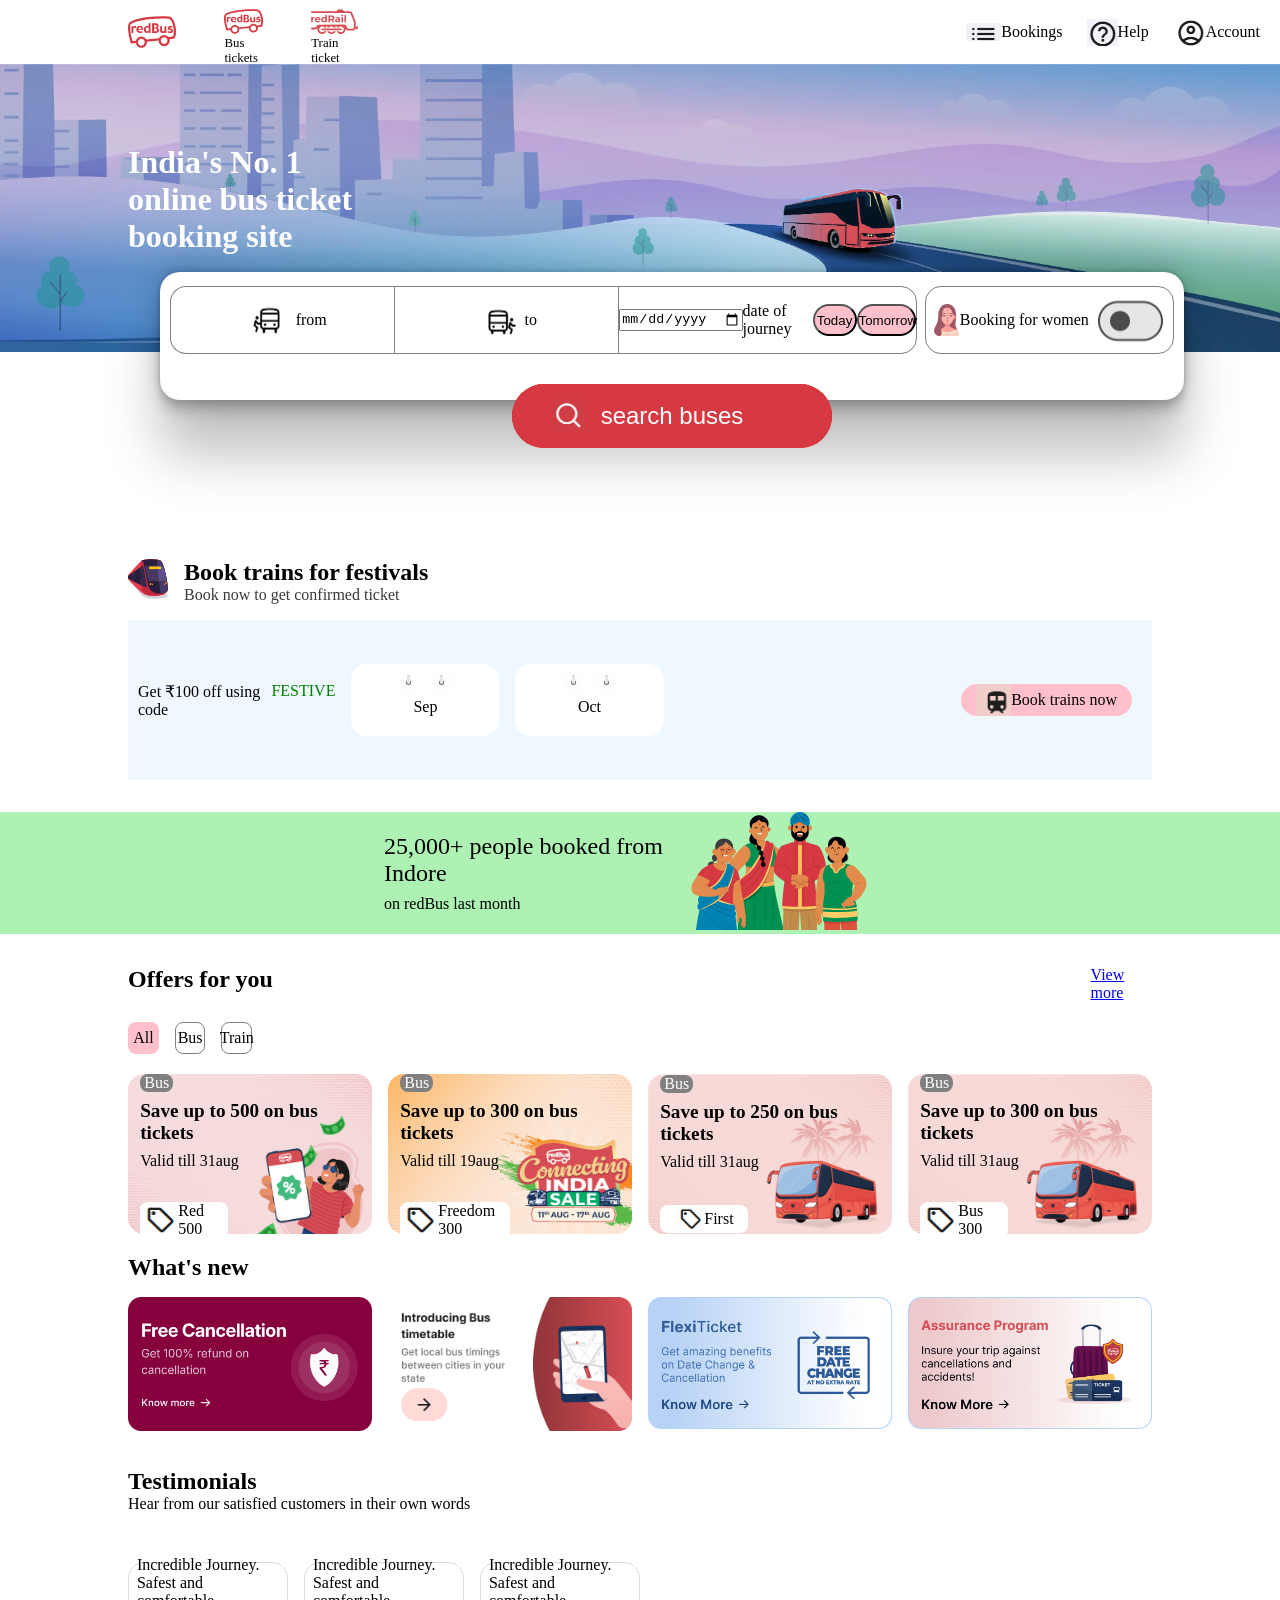
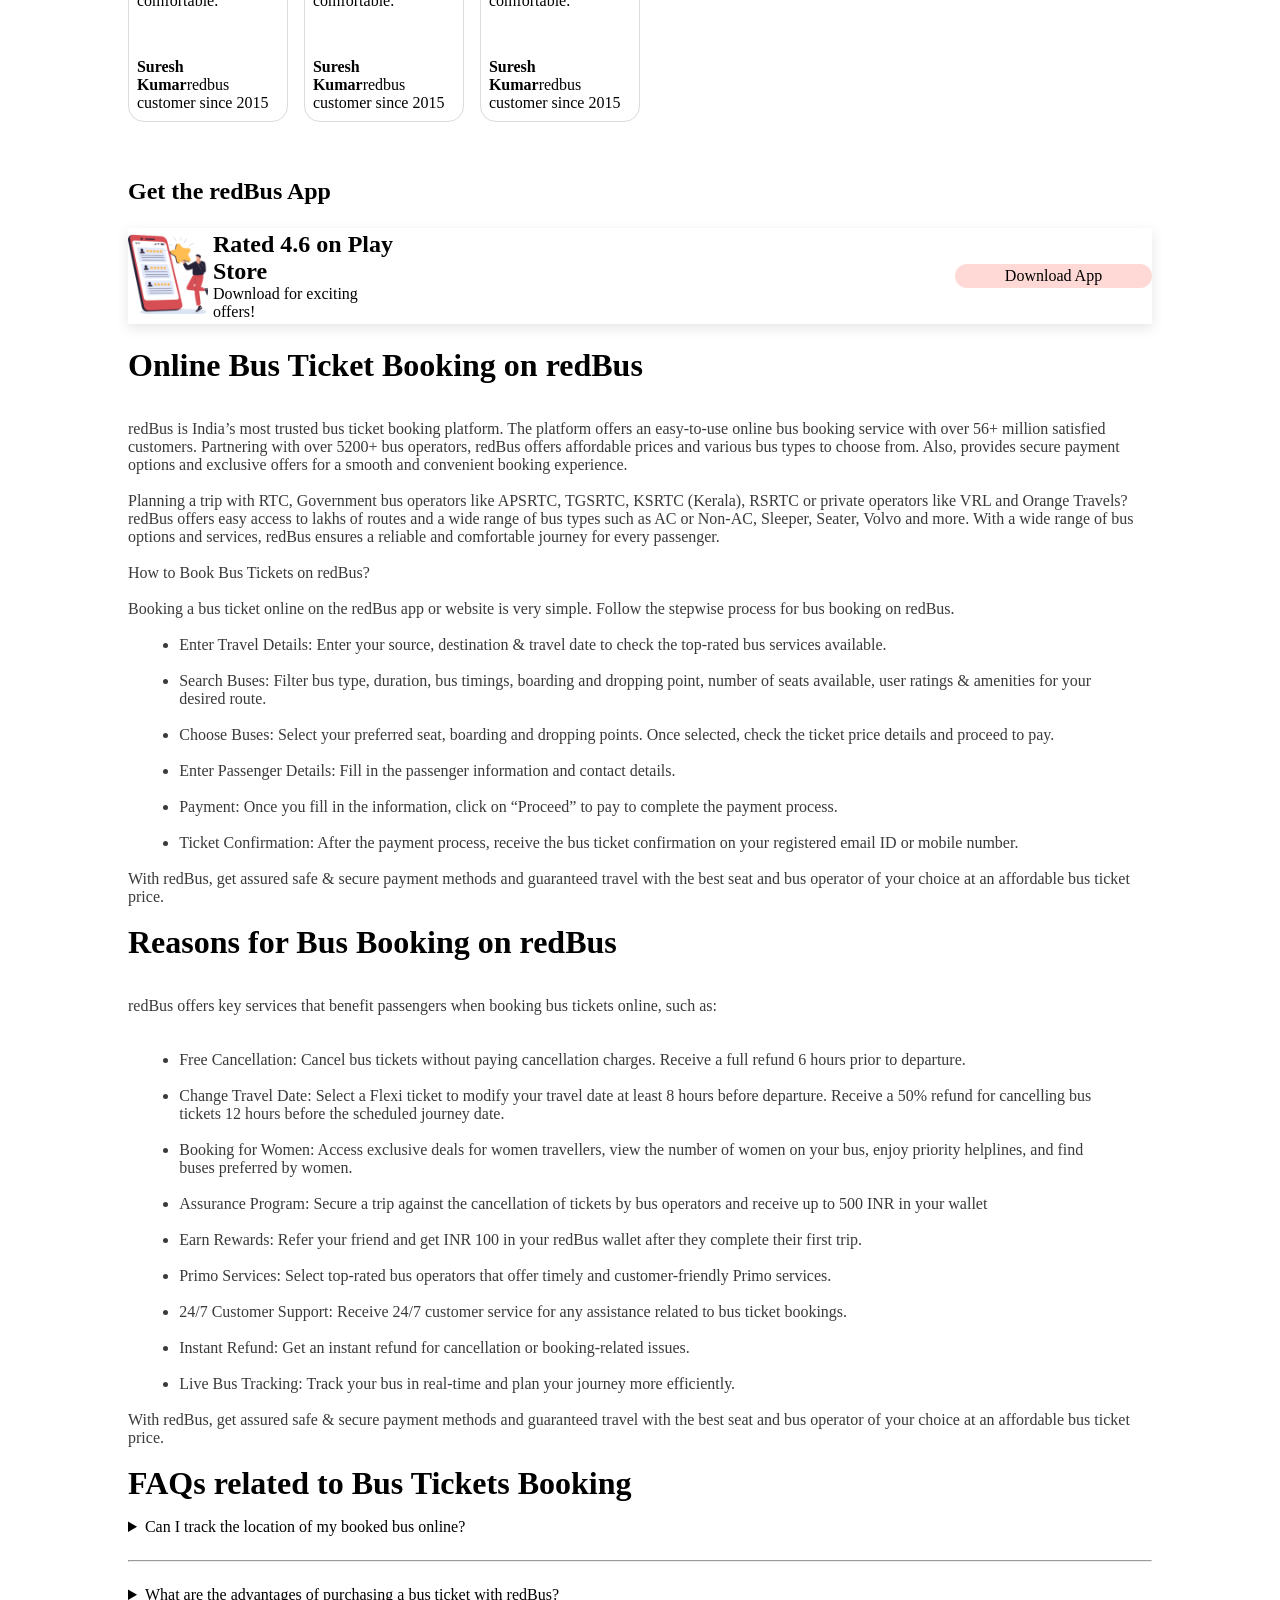
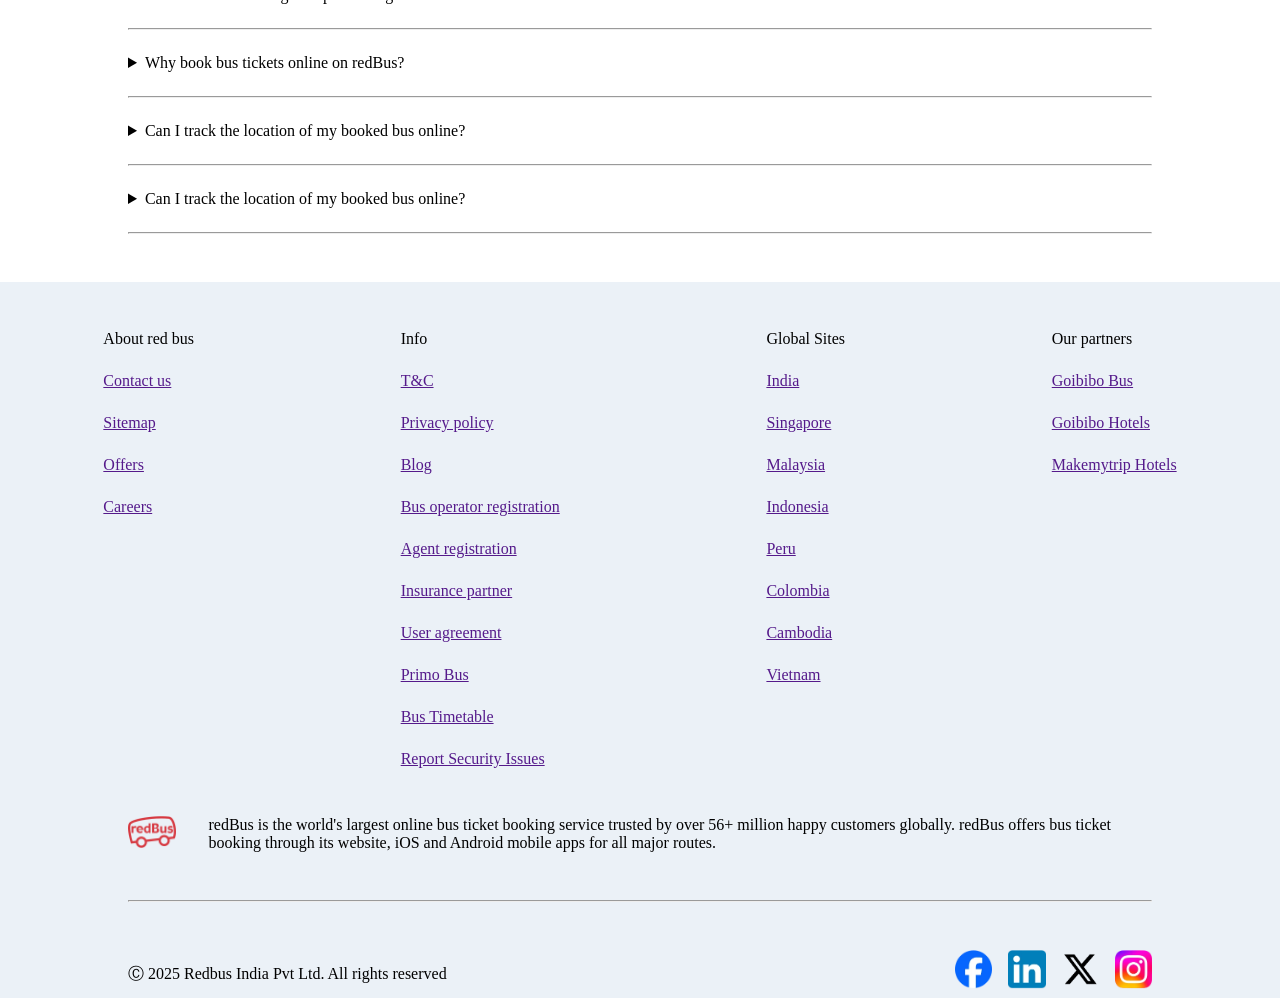
<file: index.html>
<!DOCTYPE html>
<html lang="en">
  <head>
    <meta charset="UTF-8" />
    <meta name="viewport" content="width=device-width, initial-scale=1.0" />
    <title>Red bus</title>
    <link rel="stylesheet" href="style.css" />
    <link rel="icon" href="Assets\download (1).png" />
  </head>
  <body>
    <div class="navcontainer">
      <nav>
        <div class="leftnav">
          <div id="logoimageadjustbig">
            <img src="Assets\download (1).svg" alt="" />
          </div>
          <div class="logoimageadjust">
            <img src="Assets\download (1).svg" alt="" /><span id="asf"
              >Bus tickets</span
            >
          </div>
          <div class="logoimageadjust">
            <img src="Assets\download (2).svg" alt="" /><span id="asf"
              >Train ticket</span
            >
          </div>
        </div>
        <div class="rightnav">
          <div class="qwerty">
            <img src="./Assets/nav1.png" alt="" /><span>Bookings</span>
          </div>
          <div class="qwerty">
            <img src="./Assets/nav2.png" alt="" /><span>Help</span>
          </div>
          <div class="qwerty">
            <img src="./Assets/nav3.png" alt="" /><span>Account</span>
          </div>
        </div>
      </nav>
    </div>
    <div class="imagesection">
      <div class="bannerimage">
        <img src="Assets\HomeBanner.webp" alt="" />
      </div>
      <div class="bannertext">
        <h1>India's No. 1 online bus ticket booking site</h1>
      </div>
      <div class="bannersection2">
        <div class="qwertyy">
          <div class="qwertyy1">
            <div class="from"><img src="./Assets/getin.png" alt="" /> from</div>
            <div class="to"><img src="./Assets/getout.png" alt="" /> to</div>
            <div class="calender">
              <input type="date" class="calendar-only" /> date of journey
              <button>Today</button><button>Tomorrow</button>
            </div>
          </div>
          <div class="qwertyy2">
            <div class="women">
              <img src="./Assets/female.svg" alt="" /> Booking for women
              <img src="./Assets/women.png" alt="" />
            </div>
          </div>
        </div>
      </div>

      <div class="bannerbutton">
        <img src="./Assets/search.png" alt="" /> <button>search buses</button>
      </div>
    </div>
    <div class="traincontainer">
      <div class="traincontainer1">
        <div><img src="./Assets/newTrain.svg" alt="" /></div>
        <div>
          <p><b id="trainhead"> Book trains for festivals</b></p>
          <p class="greytext">Book now to get confirmed ticket</p>
        </div>
      </div>
      <div class="traincontainer2">
        <div class="qwertyuiop">
          <div class="festive">
            Get ₹100 off using code
            <div class="greentext">FESTIVE</div>
          </div>
          <div class="festive2">
            <img src="Assets\calender_hook.svg" alt="" />
            <p>Sep</p>
          </div>

          <div class="festive3">
            <img src="Assets\calender_hook.svg" alt="" />
            <p>Oct</p>
          </div>
        </div>
        <div class="qwertyuiop2">
          <div class="trainbutton">
            <img src="./Assets/train.png" alt="" />Book trains now
          </div>
          <div></div>
        </div>
      </div>
    </div>
    <div class="width">
      <div class="aasdf">
        <div class="greentexttext">
          <div class="trainhead1">25,000+ people booked from Indore</div>
          <div class="greytext1">on redBus last month</div>
        </div>
        <div class="greentextimage">
          <img src="Assets\socialProofingDefault.svg" alt="" />
        </div>
      </div>
    </div>
    <div class="maindiv">
      <div class="titleforoffers">
        <div class="titleforoffersleft" id="bodertext">Offers for you</div>
        <div class="titleforoffersright"><a href="#">View more</a></div>
      </div>
      <div class="offerbutton">
        <div class="offerbutton1">All</div>
        <div class="offerbutton2">Bus</div>
        <div class="offerbutton3">Train</div>
      </div>
      <div class="cardcontainer">
        <div class="card1">
          <div class="cardclass1">
            <div class="busbutton">Bus</div>
            <div class="cardtext">Save up to 500 on bus tickets</div>
            <div>Valid till 31aug</div>
          </div>

          <div class="cardclass2">
            <div class="Redbutton">
              <img src="./Assets/cardimage.png" alt="" />Red 500
            </div>
          </div>
        </div>
        <div class="card2">
          <div class="cardclass1">
            <div class="busbutton">Bus</div>
            <div class="cardtext">Save up to 300 on bus tickets</div>
            <div>Valid till 19aug</div>
          </div>

          <div class="cardclass2">
            <div class="Redbutton1">
              <img src="./Assets/cardimage.png" alt="" />Freedom 300
            </div>
          </div>
        </div>
        <div class="card3">
          <div class="cardclass1">
            <div class="busbutton">Bus</div>
            <div class="cardtext">Save up to 250 on bus tickets</div>
            <div>Valid till 31aug</div>
          </div>

          <div class="cardclass2">
            <div class="Redbutton">
              <img src="./Assets/cardimage.png" alt="" />First
            </div>
          </div>
        </div>
        <div class="card4">
          <div class="cardclass1">
            <div class="busbutton">Bus</div>
            <div class="cardtext">Save up to 300 on bus tickets</div>
            <div>Valid till 31aug</div>
          </div>

          <div class="cardclass2">
            <div class="Redbutton">
              <img src="./Assets/cardimage.png" alt="" />Bus 300
            </div>
          </div>
        </div>
      </div>
    </div>
    <div class="imagediv">
      <div class="bodertext1">What's new</div>
      <div class="newimagescontainer">
        <div class="newimages">
          <img src="Assets\Free_Cancellation_New1.png" alt="" />
        </div>
        <div class="newimages">
          <img src="Assets\btt_app_card.png" alt="" />
        </div>
        <div class="newimages">
          <img src="Assets\FlexiTicket.png" alt="" />
        </div>
        <div class="newimages">
          <img src="Assets\rap.png" alt="" />
        </div>
      </div>
    </div>
    <div class="testimonial">
      <div class="testimonialtitle">
        <p class="bodertext1">Testimonials</p>
        <p>Hear from our satisfied customers in their own words</p>
      </div>
      <div class="testimonialcardcontainer">
        <div class="testimonialcard1container">
          <div class="testimonialcard1">
            <div>Incredible Journey. Safest and comfortable.</div>
            <div><b>Suresh Kumar</b>redbus customer since 2015</div>
          </div>
        </div>
        <div class="testimonialcard1container">
          <div class="testimonialcard1">
            <div>Incredible Journey. Safest and comfortable.</div>
            <div><b>Suresh Kumar</b>redbus customer since 2015</div>
          </div>
        </div>
        <div class="testimonialcard1container">
          <div class="testimonialcard1">
            <div>Incredible Journey. Safest and comfortable.</div>
            <div><b>Suresh Kumar</b>redbus customer since 2015</div>
          </div>
        </div>
      </div>
    </div>
    <div class="getappcontainer">
      <div class="getapp">
        <div class="getapptitle">Get the redBus App</div>
        <div class="getappcard">
          <div class="getappcardleft">
            <div><img src="Assets\appInstall.png" alt="" /></div>
            <div>
              <p class="bodertext1">Rated 4.6 on Play Store</p>
              <p id="greentext">Download for exciting offers!</p>
            </div>
          </div>
          <div class="getappcardright">
            <div>Download App</div>
          </div>
        </div>
      </div>
    </div>
    <div class="onlinebus">
        <div class="onlinebushead">
            Online Bus Ticket Booking on redBus
        </div>
        <br><br>
        <div class="greytext">
            <p>redBus is India’s most trusted bus ticket booking platform. The platform offers an easy-to-use online bus booking service with over 56+ million satisfied customers. Partnering with over 5200+ bus operators, redBus offers affordable prices and various bus types to choose from. Also, provides secure payment options and exclusive offers for a smooth and convenient booking experience.</p>
            <br>
            <p>Planning a trip with RTC, Government bus operators like APSRTC, TGSRTC, KSRTC (Kerala), RSRTC or private operators like VRL and Orange Travels? redBus offers easy access to lakhs of routes and a wide range of bus types such as AC or Non-AC, Sleeper, Seater, Volvo and more. With a wide range of bus options and services, redBus ensures a reliable and comfortable journey for every passenger. 
            </p><br>
            <p>How to Book Bus Tickets on redBus?</p><br>
            <p>Booking a bus ticket online on the redBus app or website is very simple. Follow the stepwise process for bus booking on redBus. 

            </p><br>
            <ul>
                <li>Enter Travel Details: Enter your source, destination & travel date to check the top-rated bus services available. </li><br>
                <li>Search Buses: Filter bus type, duration, bus timings, boarding and dropping point, number of seats available, user ratings & amenities for your desired route. </li>
               <br> <li>Choose Buses: Select your preferred seat, boarding and dropping points. Once selected, check the ticket price details and proceed to pay. </li>
               <br> <li>Enter Passenger Details: Fill in the passenger information and contact details.</li>
               <br> <li>Payment:  Once you fill in the information, click on “Proceed” to pay to complete the payment process. </li>
               <br> <li>Ticket Confirmation: After the payment process, receive the bus ticket confirmation on your registered email ID or mobile number. </li>
            </ul><br>
            <p>With redBus, get assured safe & secure payment methods and guaranteed travel with the best seat and bus operator of your choice at an affordable bus ticket price. </p>
        </div><br>
    </div>
       <div class="onlinebus">
        <div class="onlinebushead">
            Reasons for Bus Booking on redBus
        </div>
        <br><br>
        <div class="greytext">
            <p> redBus offers key services that benefit passengers when booking bus tickets online, such as:</p>
           <br><br>
            <ul>
                <li>Free Cancellation: Cancel bus tickets without paying cancellation charges. Receive a full refund 6 hours prior to departure. </li><br>
                <li>Change Travel Date: Select a Flexi ticket to modify your travel date at least 8 hours before departure. Receive a 50% refund for cancelling bus tickets 12 hours before the scheduled journey date. </li>
               <br> <li>Booking for Women: Access exclusive deals for women travellers, view the number of women on your bus, enjoy priority helplines, and find buses preferred by women.</li>
               <br> <li>Assurance Program: Secure a trip against the cancellation of tickets by bus operators and receive up to 500 INR in your wallet</li>
               <br> <li>Earn Rewards: Refer your friend and get INR 100 in your redBus wallet after they complete their first trip.  </li>
               <br> <li>Primo Services: Select top-rated bus operators that offer timely and customer-friendly Primo services.</li>
                               <br> <li>24/7 Customer Support: Receive 24/7 customer service for any assistance related to bus ticket bookings.</li>

                                              <br> <li>Instant Refund: Get an instant refund for cancellation or booking-related issues. </li>

                                                             <br> <li>Live Bus Tracking: Track your bus in real-time and plan your journey more efficiently.</li>

            </ul><br>
            <p>With redBus, get assured safe & secure payment methods and guaranteed travel with the best seat and bus operator of your choice at an affordable bus ticket price. </p>
        </div><br>
    </div>
    <div class="FAQcontainer">
         <div class="onlinebushead">
            FAQs related to Bus Tickets Booking
        </div>
      <div class="FAQ">
        <div class="faqtitle"></div>
        <div class="faqs">
          <details>
            <summary>Can I track the location of my booked bus online?</summary>
            <div class="faqs">
              <p></p>
              <p>
                Yes, you can track your bus online by using our bus tracking app
                feature called “Track My Bus”. This feature allows passengers
                and their families to track the live bus location. You may
                follow your bus on a map and use the information to plan your
                trip to the boarding point and to get off at the correct stop.
                Family and friends may also check the bus position to schedule
                pick-ups and ensure safety.
              </p>
            </div>
          </details>
          <hr />
          <details>
            <summary>
              What are the advantages of purchasing a bus ticket with redBus?
            </summary>
            <div class="faqs">
              <p></p>
              <p>
                There are many advantages to purchasing online bus tickets with
                redBus. redBus is India’s most trusted bus ticket company, where
                you can book any type of private or government-owned bus. redBus
                allows you to find the different types of buses, choose the
                preferred bus seats, and find your nearest boarding and dropping
                points. You can also filter the buses based on timings, like
                morning, evening, etc.
              </p>
            </div>
          </details>
          <hr />
          <details>
            <summary>Why book bus tickets online on redBus?</summary>
            <div class="faqs">
              <p></p>
              <p>
                Booking bus tickets online on redBus is increasingly becoming
                the preferred choice for travellers due to its numerous
                advantages over traditional methods. With redBus, customers can
                book their bus tickets effortlessly from the comfort of their
                homes, avoiding the inconvenience of standing in long lines at
                bus stations or travel agencies. Online bus booking offers the
                luxury of comparing different bus schedules and operators and
                presents various discount offers and exclusive deals, resulting
                in significant savings. Payment security is another notable
                feature of online booking, which ensures that your financial
                information is well-protected against fraud. Additionally,
                customers can pick their seats, providing a customized travel
                experience. Online bus booking platforms give real-time updates
                about any changes in the bus timetable, including delays or
                cancellations, enabling better planning. The convenience doesn't
                stop here; travellers can even compare onboard amenities like
                charging points or snacks, further enhancing the travel
                experience.
              </p>
            </div>
          </details>
          <hr />
          <details>
            <summary>Can I track the location of my booked bus online?</summary>
            <div class="faqs">
              <p></p>
              <p>
                Yes, you can track your bus online by using our bus tracking app
                feature called “Track My Bus”. This feature allows passengers
                and their families to track the live bus location. You may
                follow your bus on a map and use the information to plan your
                trip to the boarding point and to get off at the correct stop.
                Family and friends may also check the bus position to schedule
                pick-ups and ensure safety.
              </p>
            </div>
          </details>
          <hr />
          <details>
            <summary>Can I track the location of my booked bus online?</summary>
            <div class="faqs">
              <p></p>
              <p>
                Yes, you can track your bus online by using our bus tracking app
                feature called “Track My Bus”. This feature allows passengers
                and their families to track the live bus location. You may
                follow your bus on a map and use the information to plan your
                trip to the boarding point and to get off at the correct stop.
                Family and friends may also check the bus position to schedule
                pick-ups and ensure safety.
              </p>
            </div>
          </details>
          <hr />
        </div>
      </div>
    </div>
    <footer>
      <div class="mainfooter">
        <div class="footerbaby">
          About red bus
          <a href="">Contact us</a>
          <a href="">Sitemap</a>
          <a href="">Offers</a>
          <a href="">Careers</a>
        </div>
        <div class="footerbaby">
          Info
          <a href="">T&C</a>
          <a href="">Privacy policy</a>
          <a href="">Blog</a>
          <a href="">Bus operator registration</a>
          <a href="">Agent registration</a>
          <a href="">Insurance partner</a>
          <a href="">User agreement</a>
          <a href="">Primo Bus</a>
          <a href="">Bus Timetable</a>
          <a href="">Report Security Issues</a>
        </div>
        <div class="footerbaby">
          Global Sites
          <a href="">India</a>
          <a href="">Singapore</a>
          <a href="">Malaysia</a>
          <a href="">Indonesia</a>
          <a href="">Peru</a>
          <a href="">Colombia</a>
          <a href="">Cambodia</a>
          <a href="">Vietnam</a>
        </div>
        <div class="footerbaby">
          Our partners
          <a href="">Goibibo Bus</a>
          <a href="">Goibibo Hotels</a>
          <a href="">Makemytrip Hotels</a>
        </div>
      </div>
      <div class="footerbelow">
        <div class="footerbelowimage"><img src="./Assets/download (1).png" alt="" /></div>
        <div>
          <span
            >redBus is the world's largest online bus ticket booking service
            trusted by over 56+ million happy customers globally. redBus offers
            bus ticket booking through its website, iOS and Android mobile apps
            for all major routes.</span
          >
        </div>
      </div>
      <div class="kuchtobhi"><hr></div>
      <div class="finalfooter">
        <div class="finalfooterleft">Ⓒ 2025 Redbus India Pvt Ltd. All rights reserved</div>
        <div class="finalfooterright"><img src="./Assets/social_facebook_new.webp" alt=""><img src="./Assets/social_linkedin_new.webp" alt=""><img src="./Assets/social_x_new.webp" alt=""><img src="./Assets/social_instagram_new.webp" alt=""></div>
      </div>
    </footer>
  </body>
</html>
</file>
<file: style.css>
* {
    margin: 0px;
    padding: 0px;
    box-sizing: border-box;
}

nav {
    display: flex;
    justify-content: start;
    margin: 0 auto;
    width: 80vw;
    height: 100%;
    z-index: 10;
    gap: 38em;
}

.leftnav {
    display: flex;
    justify-content: start;
    align-items: center;
    align-content: center;
    width: 30%;
    gap: 3em;


}

.rightnav {
    display: flex;
    justify-content: start;
    align-items: center;
    align-content: center;
    width: 28%;
    gap: 1.5em;

}

.navcontainer {
    display: flex;
    height: 4em;

}

.logoimageadjust {
    height: 100%;
    display: flex;
    flex-direction: column;
    gap: 2px;
    align-items: center;
    justify-content: center;
    align-content: center;


}

#logoimageadjustbig {
    height: 100%;
    display: flex;
    flex-direction: column;
    gap: 2px;
    align-items: center;
    justify-content: center;
}

#logoimageadjustbig img {
    height: 50%;

}

.logoimageadjust img {
    height: 40%;
}

#asf {
    height: 30%;

    font-size: 80%;
}

.qwerty {
    display: flex;
    align-items: center;
    align-content: center;
    justify-content: center;

}

.bannerimage {
    height: 18em;
    width: 100%;
    position: absolute;

}

.bannerimage img {
    height: 100%;
    width: 100%;
}

.imagesection {
    height: 55vh;
    position: relative;
}

.bannertext {
    position: absolute;
    color: white;
    width: 20%;
    top: 5em;
    left: 10%;
}

.bannersection2 {
    z-index: 100;
    top: 90%;
    left: 50%;
    position: absolute;
}

.bannersection2 {
    position: absolute;
    display: flex;
    align-items: center;
    align-content: center;
    height: 8em;
    width: 80%;
    margin: 0 auto;
    z-index: 100;
    background-color: white;
    top: 13em;
    left: 10em;
    border-radius: 20px;
    padding-bottom: 2em;
    box-shadow: rgba(0, 0, 0, 0.25) 0px 54px 55px, rgba(0, 0, 0, 0.12) 0px -12px 30px, rgba(0, 0, 0, 0.12) 0px 4px 6px, rgba(0, 0, 0, 0.17) 0px 12px 13px, rgba(0, 0, 0, 0.09) 0px -3px 5px;
}

.qwertyy {
    width: 98%;
    margin: 0 auto;

    display: flex;
    justify-content: center;
    align-items: center;
    align-content: center;
    gap: .5em;
    height: 70%;
}

.qwertyy1 {
    display: flex;
    align-items: center;
    justify-content: space-evenly;
    width: 75%;
    height: 100%;
}

.from {
    width: 30%;
    border: 1px solid grey;
    height: 100%;
    display: flex;
    align-items: center;
    justify-content: center;
    border-top-left-radius: 1em;
    border-bottom-left-radius: 1em;
    border-right: none;
}

.to {
    width: 30%;
    border: 1px solid grey;
    height: 100%;
    display: flex;
    align-items: center;
    justify-content: center;
    border-right: none;
}

.calender {
    width: 40%;
    border: 1px solid grey;
    height: 100%;
    display: flex;
    align-items: center;
    justify-content: center;
    border-top-right-radius: 1em;
    border-bottom-right-radius: 1em;

}

.qwertyy2 {
    width: 25%;
    border-radius: 1em;
    border: 1px solid grey;
    height: 100%;
    display: flex;
    align-items: center;
    justify-content: center;
}

.calender button {
    height: 50%;
    width: 20%;
    border-radius: 50px;
    background-color: pink;
}

.women {
    display: flex;
    align-items: center;
    justify-content: center;
    align-content: center;
}

.bannerbutton {
    position: absolute;
    left: 40%;
    width: 20em;
    top: 20em;
    height: 4em;
    background-color: red;
    z-index: 1000;
    border-radius: 50px;

}

.bannerbutton button {
    position: absolute;
    width: 100%;
    height: 100%;
    border-radius: 50px;
    background-color: #d63941;
    color: white;
    border: none;
    font-size: 1.5em;
    z-index: 100;
    left: 0px;
    z-index: 100;
}

.bannerbutton img {
    position: absolute;
    left: 40px;
    top: 15px;
    z-index: 10000;
}

.traincontainer {
    width: 80%;
    margin: 0 auto;
    display: flex;
    flex-direction: column;
    row-gap: 1em;
}

.traincontainer1 {
    display: flex;
    gap: 1em;
}

#trainhead {
    font-size: 1.5em;
}

.greytext {
    color: grey;
}

.festive {
    display: flex;
    gap: 4px;
    width: 40%;

}

.festive2 {
    width: 30%;
    display: flex;
    flex-direction: column;
    justify-content: center;
    align-items: center;
    align-content: center;
    background-color: white;
    border-radius: 1em;
    padding-bottom: 20px;


}

.festive3 {
    width: 30%;
    display: flex;
    flex-direction: column;
    justify-content: center;
    align-items: center;
    align-content: center;
    background-color: white;
    border-radius: 1em;
    padding-bottom: 20px;
}

.greentext {
    color: green;
}

.qwertyuiop {
    display: flex;
    justify-content: start;
    align-items: center;
    gap: 1em;
    width: 55%;
    height: 100%;
    padding: 10px;
}

.qwertyuiop2 {
    width: 45%;
    display: flex;
    justify-content: end;
    align-items: center;
    align-content: center;
    padding-right: 20px;
}

.traincontainer2 {
    width: 100%;
    height: 10em;
    display: flex;
    justify-content: start;
    gap: 2em;
    background-color: aliceblue;

}

.trainbutton {
    width: 40%;
    height: 20%;
    background-color: pink;
    border-radius: 50px;
    display: flex;
    align-items: center;
    align-content: center;
    justify-content: center;
}

.trainbutton img {
    height: 100%;
}

.width {
    width: 100%;
    background-color: #adf2b3;
    margin-top: 2em;
}

.aasdf {
    width: 40%;
    margin: 0 auto;

    display: flex;

}

.greentexttext {
    width: 60%;
    display: flex;
    flex-direction: column;
    justify-content: center;
    gap: .5em;
}

.greentextimage {
    width: 40%;
}

.trainhead1 {
    font-size: 1.5em;
}

.greytext {
    color: rgb(58, 58, 58);
}

.maindiv {
    display: flex;
    flex-direction: column;
    width: 80%;
    margin: 0 auto;
    row-gap: 1em;
    height: 20em;
    padding-top: 2em;

}

.titleforoffers {
    display: flex;
    justify-content: space-between;

}

.titleforoffersleft {
    width: 20%;
    font: 600;
    font-size: 1.5em;
}

.titleforoffersright {
    width: 6%;
}

.offerbutton {
    width: 15%;
    display: flex;
    justify-content: start;
    height: 2.5em;
    align-items: center;
    gap: 1em;
}

.offerbutton1 {
    background-color: pink;
    height: 80%;
    width: 20%;
    display: flex;
    justify-content: center;
    align-items: center;
    border-radius: .5em;
}

.offerbutton2 {
    border: 1px solid grey;
    display: flex;
    justify-content: center;
    align-items: center;
    border-radius: .5em;
    width: 20%;
    height: 80%;
}

.offerbutton3 {
    border: 1px solid grey;
    display: flex;
    justify-content: center;
    align-items: center;
    border-radius: .5em;
    width: 20%;
    height: 80%;
}

.cardcontainer {
    height: 10em;
    display: flex;
    gap: 1em;
}

.card1 {
    height: 100%;
    width: 25%;
    background-image: url("Assets/296x200.png");
    background-size: cover;
    display: flex;
    flex-direction: column;
    justify-content: space-around;
    gap: 2em;
    border-radius: 1em;
}

.cardclass1 {
    display: flex;
    flex-direction: column;
    justify-content: space-evenly;
    gap: .5em;
    width: 90%;
    margin: 0 auto;
}

.cardclass2 {
    display: flex;


    width: 90%;
    margin: 0 auto;
}

.cardtext {
    font-weight: 600;
    font-size: 1.2em;
}

.busbutton {
    background-color: grey;
    color: white;
    width: 15%;
    display: flex;
    justify-content: center;
    border-radius: .5em;
}

.Redbutton {
    background-color: rgb(255, 255, 255);
    color: rgb(0, 0, 0);
    width: 40%;
    display: flex;
    justify-content: center;
    border-radius: .5em;
    align-items: center;
}

.card2 {
    height: 100%;
    width: 25%;
    background-image: url("Assets/Android-iOS.png");
    background-size: cover;
    display: flex;
    flex-direction: column;
    justify-content: space-around;
    gap: 2em;
    border-radius: 1em;
}

.card3 {
    height: 100%;
    width: 25%;
    background-image: url("Assets/sampleimage1.png");
    background-size: cover;
    display: flex;
    flex-direction: column;
    justify-content: space-around;
    gap: 2em;
    border-radius: 1em;
}

.card4 {
    height: 100%;
    width: 25%;
    background-image: url("Assets/sampleimage1.png");
    background-size: cover;
    display: flex;
    flex-direction: column;
    justify-content: space-around;
    gap: 2em;
    border-radius: 1em;
}

.Redbutton1 {
    background-color: rgb(255, 255, 255);
    color: rgb(0, 0, 0);
    width: 50%;
    display: flex;
    justify-content: center;
    border-radius: .5em;
    align-items: center;
}

.Redbutton img {
    height: 80%;

}

.Redbutton1 img {
    height: 80%;

}

#bodertext {
    font-size: x-large;
    font-weight: 600;
}

.bodertext1 {
    font-size: x-large;
    font-weight: 600;
}

.newimagescontainer {
    width: 100%;
    display: flex;
    gap: 1em;

}

.newimages {
    width: 100%;
}

.imagediv {
    width: 80%;
    margin: 0 auto;
    display: flex;
    flex-direction: column;
    row-gap: 1em;
}

.newimages img {
    width: 100%;
}

.testimonial {
    width: 80%;
    margin: 0 auto;
    display: flex;
    flex-direction: column;
    gap: 1em;
    justify-content: space-evenly;
    height: 20em;

}

.testimonialcardcontainer {
    display: flex;
    width: 50%;
    gap: 1em;
}

.testimonialcard1container {
    width: 33%;

    border: #d6ded6 solid .5px;
    border-radius: 1em;
    height: 10em;
}

.testimonialcard1 {
    height: 90%;
    width: 90%;
    margin: 0 auto;
    display: flex;
    flex-direction: column;
    align-items: center;
    align-content: center;
    justify-content: center;
    gap: 3em;
}

.testimonialcard2 {
    width: 33%;
    display: flex;
    flex-direction: column;
    border: #adf2b3 solid 2px;
}

.testimonialcard3 {
    width: 34%;
    display: flex;
    flex-direction: column;
    border: #adf2b3 solid 2px;
}

.getappcontainer {
    width: 80%;
    margin: 0 auto;

}

.getapp {
    display: flex;
    flex-direction: column;
    justify-content: space-evenly;

    height: 12em;

}

.getapptitle {
    font-size: x-large;
    font-weight: 600;
}

.getappcard {
    display: flex;
    align-items: center;
    height: 6em;
    box-shadow: rgba(0, 0, 0, 0.1) 0px 4px 12px;
    justify-content: center;
    gap: 35em;
}

.getappcardleft img {
    height: 5em;
}

.getappcardleft {
    display: flex;
    height: 100%;
    gap: 5px;
    justify-content: center;
    align-content: center;
    align-items: center;
}

.getappcardright {
    width: 15em;

    display: flex;
    justify-content: center;
    height: 1.5em;
    align-items: center;
    border-radius: 1em;
    background-color: #fed9d5;
}

.FAQcontainer {
    width: 80%;
    margin: 0 auto;
}

.FAQ {
    display: flex;
    flex-direction: column;
    row-gap: 1em;
}

details {
    display: flex;
    flex-direction: column;
    height: ;


}

.faqs {
    display: flex;
    flex-direction: column;
    gap: 1.5em;
}

footer {
    padding-top: 3em;
    margin-top: 3em;
    background-color: rgb(235, 241, 247);
    display: flex;
    flex-direction: column;
    gap: 3em;
}

.mainfooter {
    display: flex;
    justify-content: space-around;
}

.footerbaby {
    display: flex;
    flex-direction: column;
    gap: 1.5em;
}

.footerbelow {
    width: 80%;
    margin: 0 auto;
    display: flex;
    gap: 2em;
}

.footerbelowimage {
    height: 2em;
}

.footerbelowimage img {
    height: 100%;
}

.kuchtobhi {
    width: 80%;
    margin: 0 auto;
}

.finalfooter {
    display: flex;
    height: 3em;

    justify-content: space-between;
    width: 80%;
    margin: 0 auto;
}

.finalfooterright {
    height: 100%;
    display: flex;
    gap: 1em;
}

.finalfooterright img {
    height: 80%;
}

.finalfooterleft {
    display: flex;
    align-items: center;
}

.onlinebus {
    width: 80%;
    margin: 0 auto;
}

.onlinebushead {
    font-size: 2em;
    font-weight: 600;
}

ul {
    width: 90%;
    margin: 0 auto;
}
</file>
